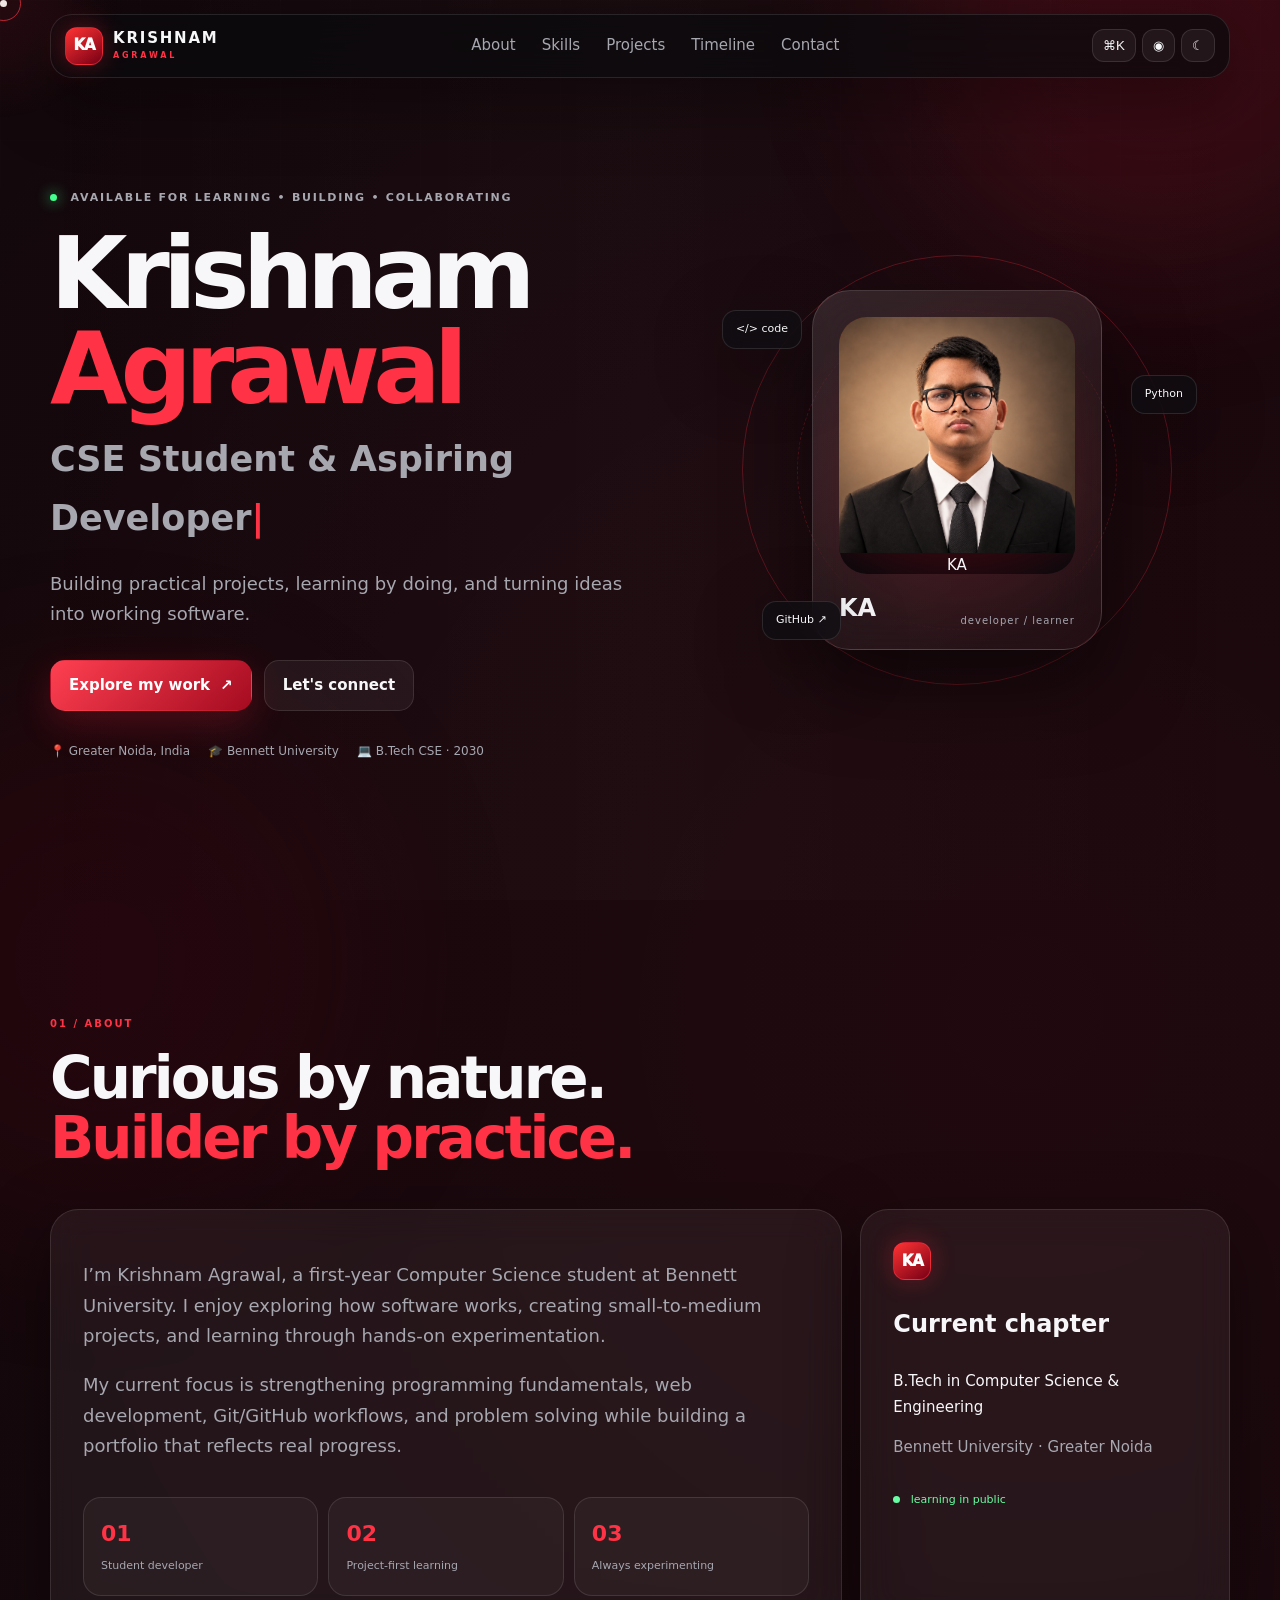
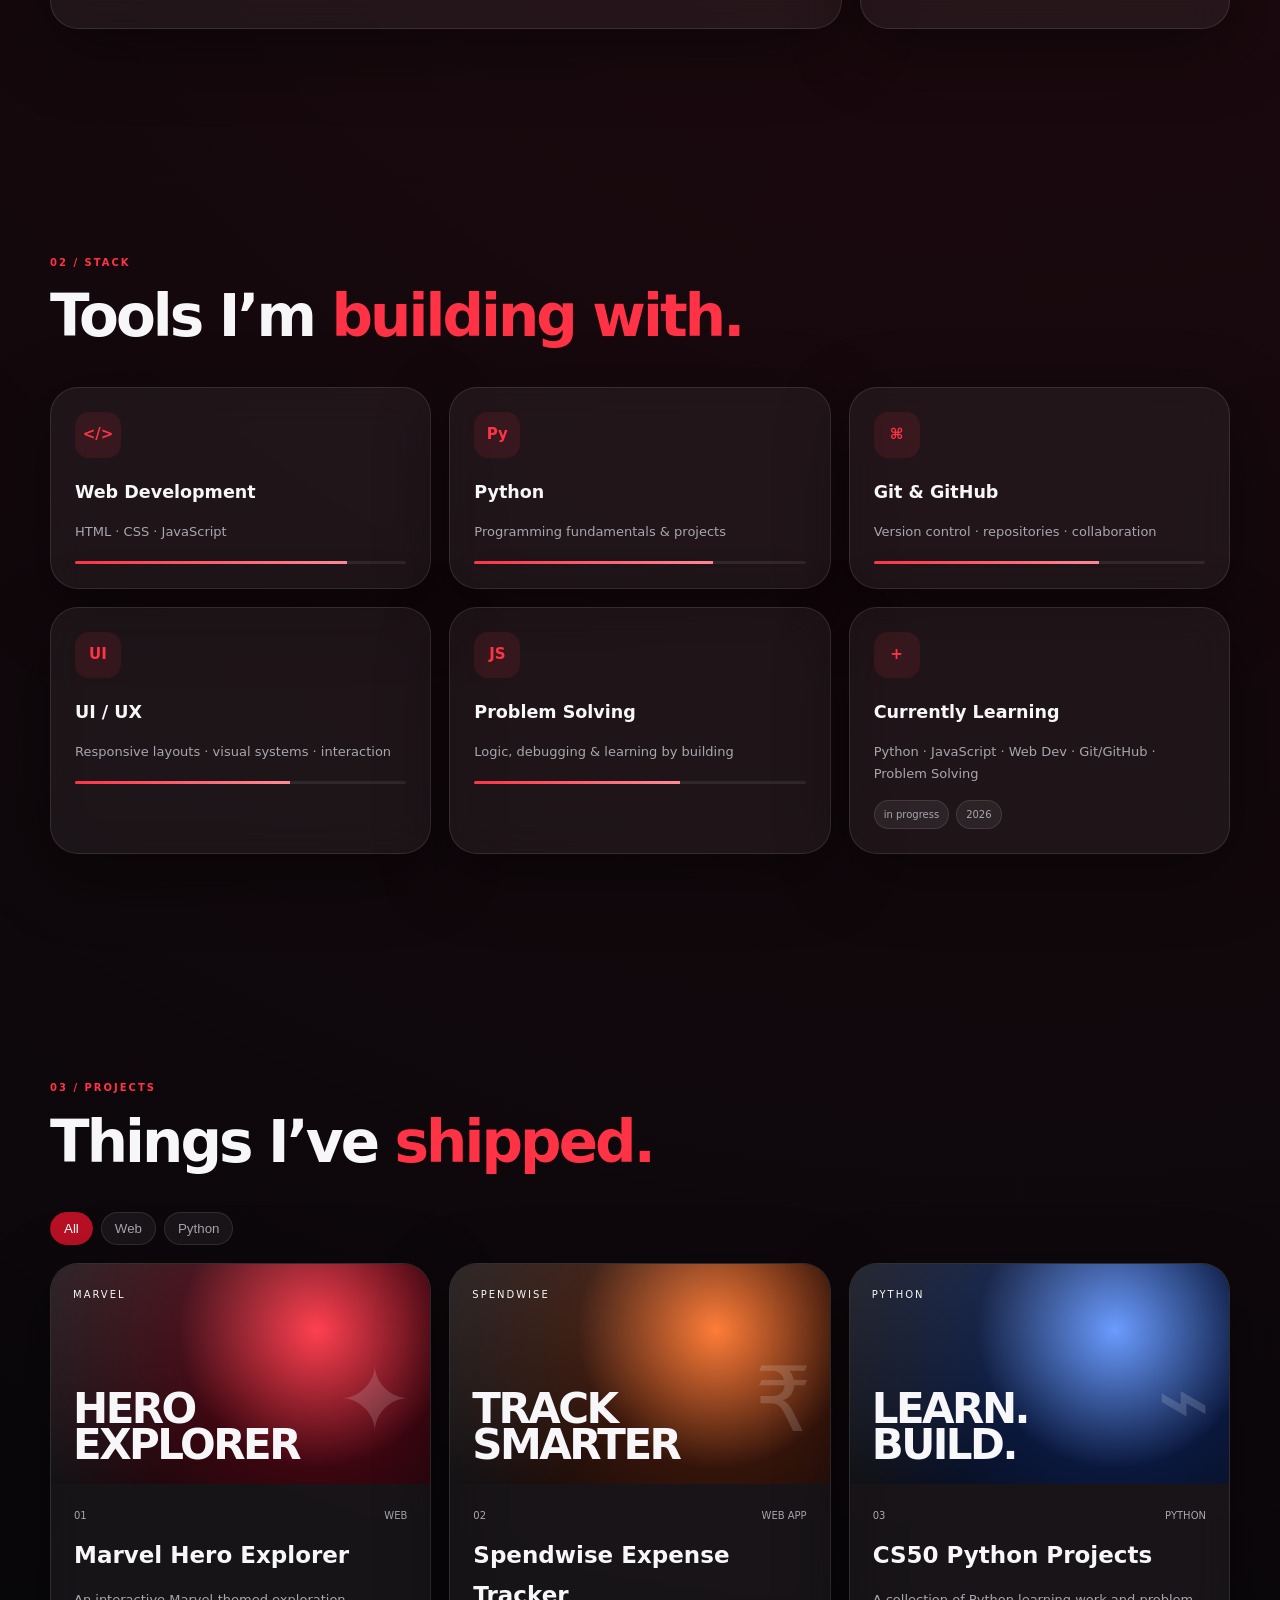
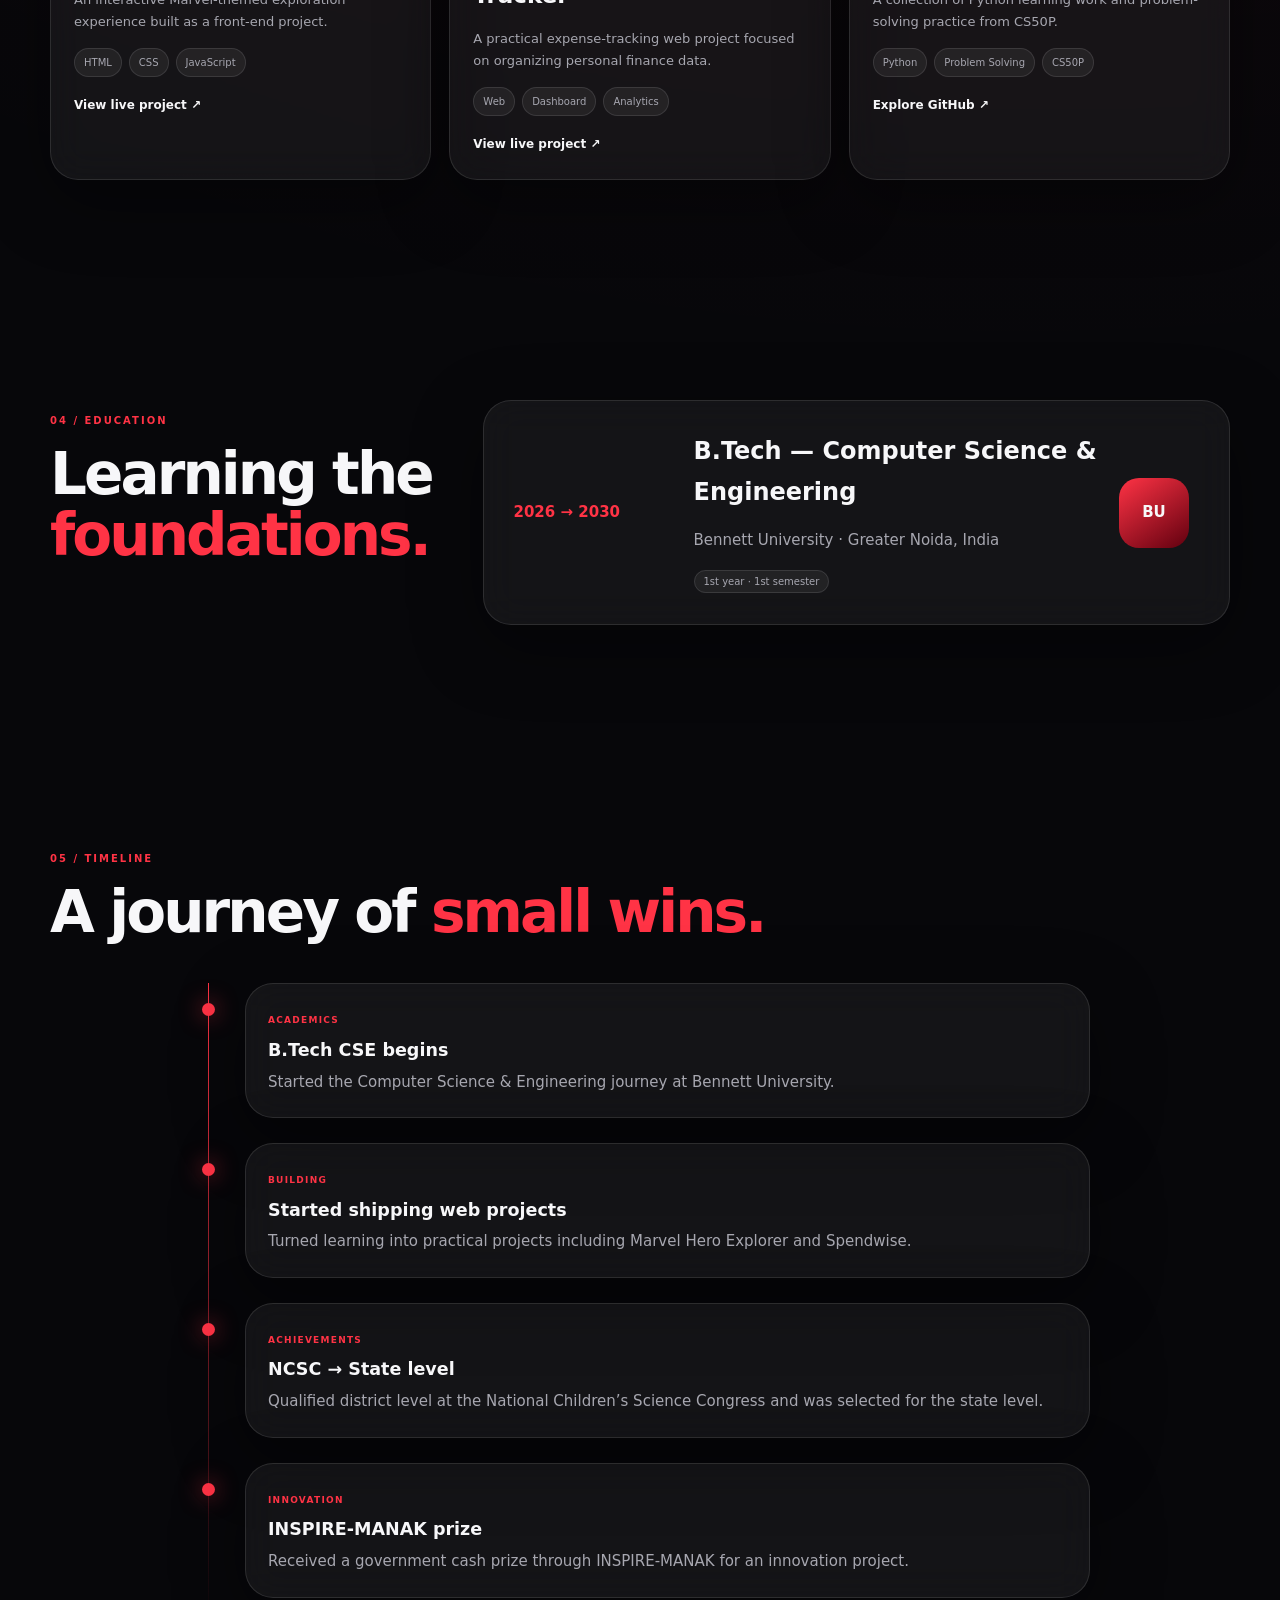
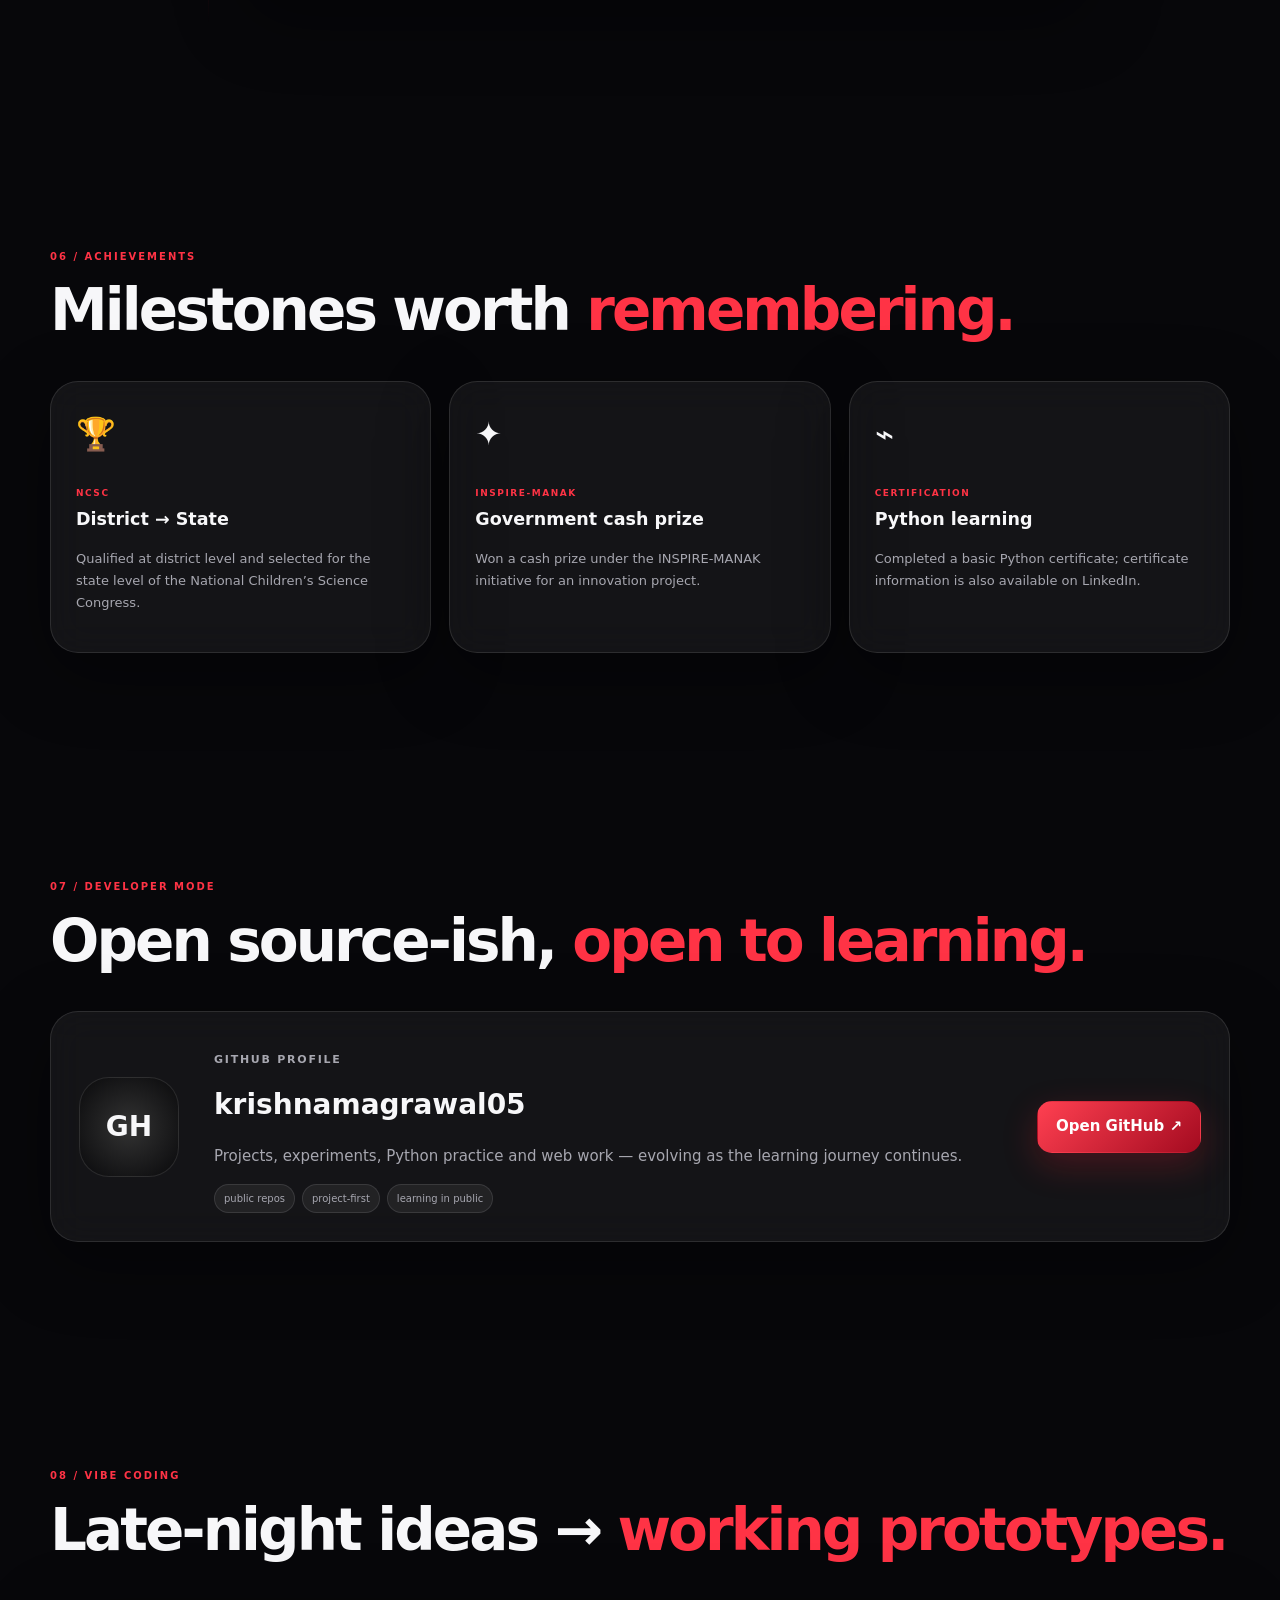
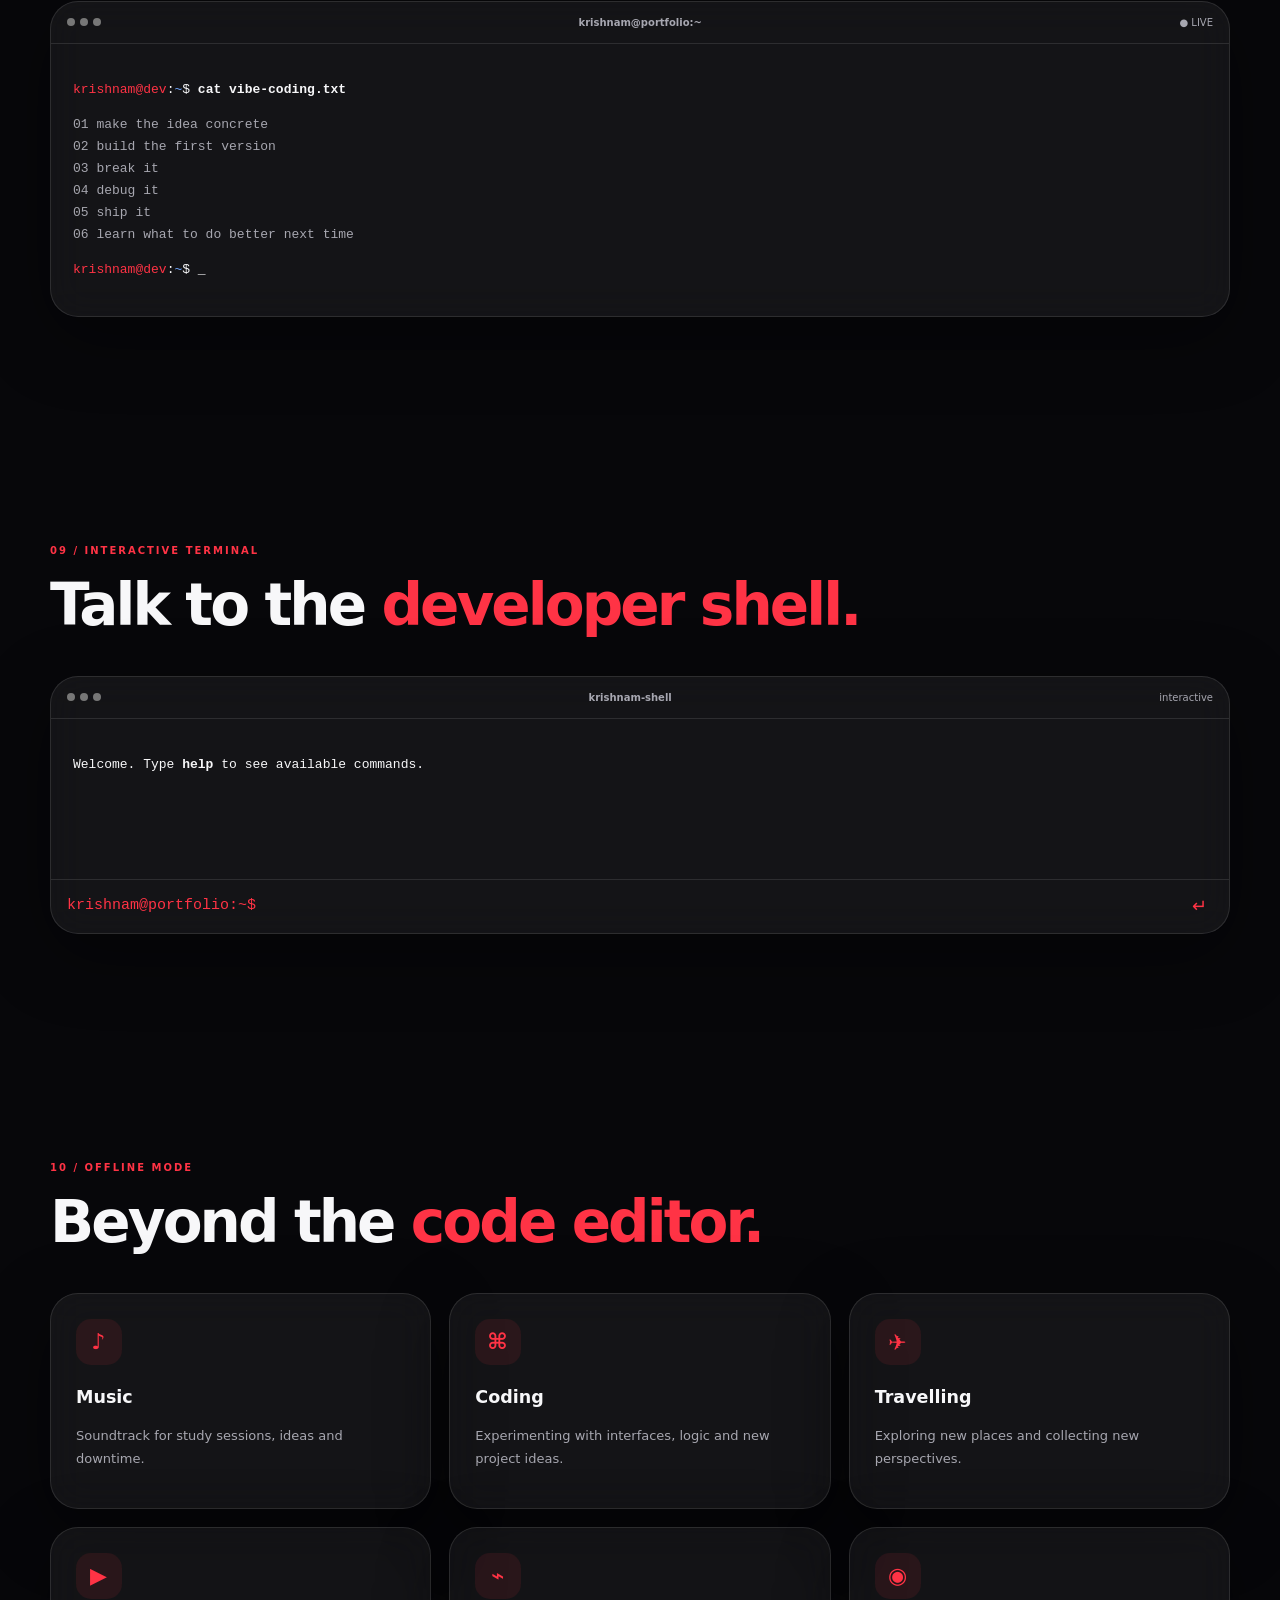
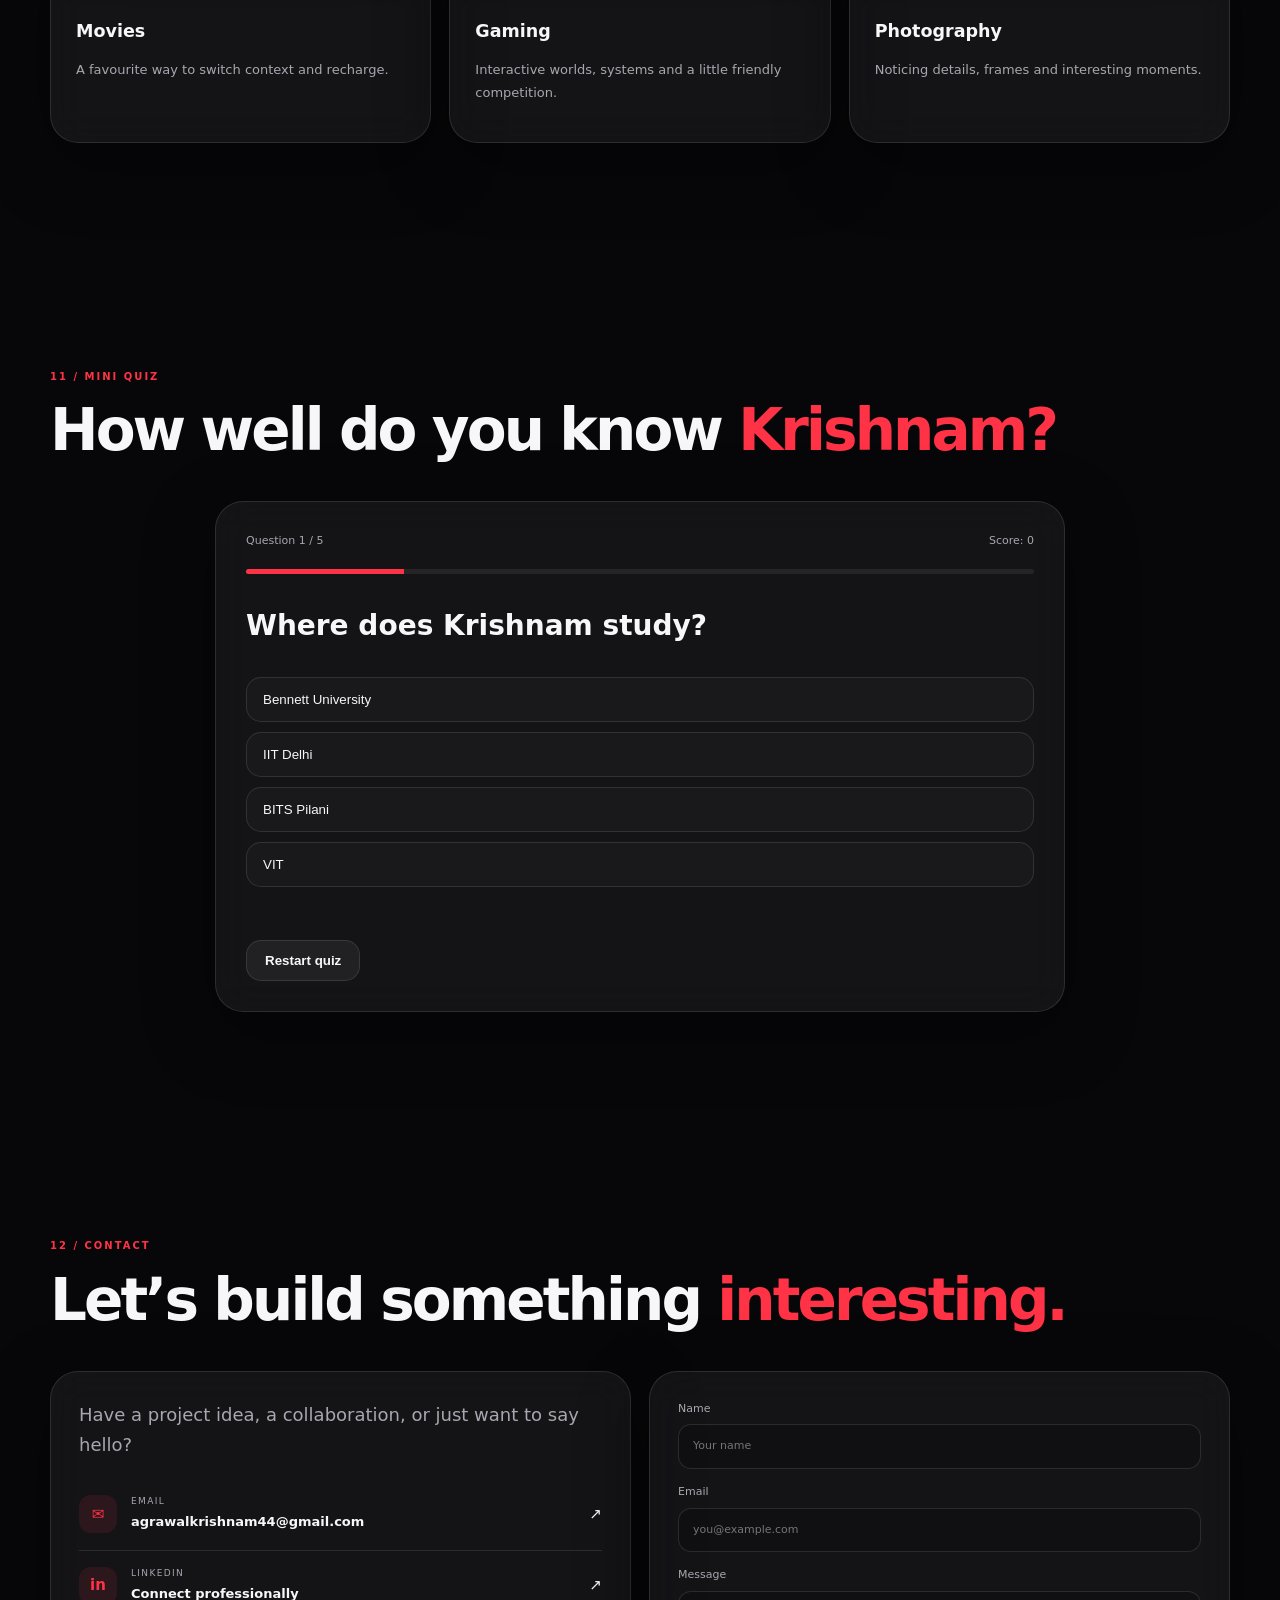
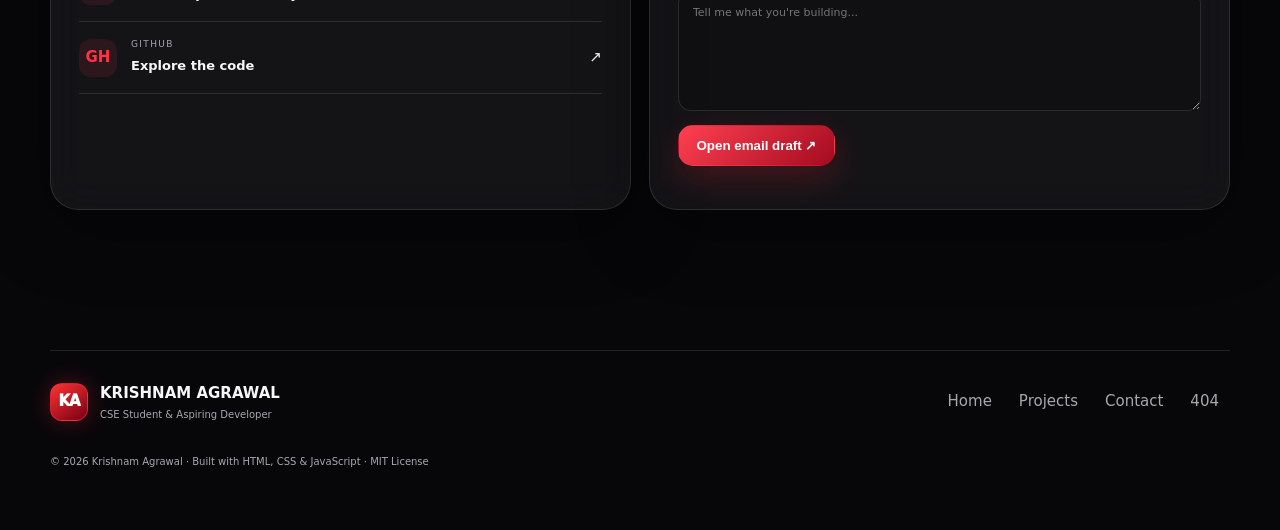
<file: index.html>
<!doctype html><html lang="en"><head><meta charset="utf-8"><meta name="viewport" content="width=device-width,initial-scale=1"><meta name="theme-color" content="#0a0a0d"><meta name="description" content="Krishnam Agrawal — CSE student and aspiring developer building practical projects and learning by doing."><meta property="og:title" content="Krishnam Agrawal — Developer Portfolio"><meta property="og:description" content="CSE Student & Aspiring Developer"><meta property="og:type" content="website"><meta property="og:image" content="assets/ka-emblem.png"><title>Krishnam Agrawal | CSE Student & Aspiring Developer</title><link rel="icon" href="assets/ka-emblem.png"></head>
<link rel="stylesheet" href="styles.css">
<body>
<div id="loader"><div class="loader-logo">KA</div><div class="loader-bar"><i></i></div><span>initializing portfolio…</span></div>
<div class="ambient a1"></div><div class="ambient a2"></div><div class="grid"></div><div id="cursorDot"></div><div id="cursorRing"></div><div id="spotlight"></div>
<header class="nav"><a class="brand" href="#home" aria-label="Krishnam home"><span class="ka">KA</span><span>KRISHNAM<br><small>AGRAWAL</small></span></a><nav id="navLinks"><a href="#about">About</a><a href="#skills">Skills</a><a href="#projects">Projects</a><a href="#timeline">Timeline</a><a href="#contact">Contact</a></nav><div class="nav-actions"><button id="cmdBtn" title="Command palette">⌘K</button><button id="soundBtn" title="Sound">◉</button><button id="themeBtn" title="Theme">☾</button><button class="menu" id="menuBtn" aria-label="Menu">☰</button></div></header>
<main id="home">
<section class="hero section"><div class="hero-copy reveal"><p class="eyebrow"><span class="pulse"></span> AVAILABLE FOR LEARNING • BUILDING • COLLABORATING</p><h1>Krishnam <span>Agrawal</span></h1><h2><span id="typed"></span><b class="caret">|</b></h2><p class="lead">Building practical projects, learning by doing, and turning ideas into working software.</p><div class="hero-actions"><a class="btn primary" href="#projects">Explore my work <span>↗</span></a><a class="btn ghost" href="#contact">Let's connect</a></div><div class="quick-meta"><span>📍 Greater Noida, India</span><span>🎓 Bennett University</span><span>💻 B.Tech CSE · 2030</span></div></div><div class="hero-visual reveal"><div class="orbit"><div class="orbit-ring r1"></div><div class="orbit-ring r2"></div><div class="profile-card tilt"><div class="profile-glow"></div><div class="profile-placeholder"><img src="assets/profile.png" alt="Krishnam Agrawal profile photo" onerror="this.style.display='none';this.parentElement.classList.add('fallback')"><span>KA</span></div><div class="profile-label"><b>KA</b><span>developer / learner</span></div></div><div class="float-chip c1">&lt;/&gt; code</div><div class="float-chip c2">Python</div><div class="float-chip c3">GitHub ↗</div></div></div></section>
<section id="about" class="section"><div class="section-head reveal"><span>01 / ABOUT</span><h2>Curious by nature.<br><em>Builder by practice.</em></h2></div><div class="about-grid"><article class="glass about-main reveal"><p>I’m Krishnam Agrawal, a first-year Computer Science student at Bennett University. I enjoy exploring how software works, creating small-to-medium projects, and learning through hands-on experimentation.</p><p>My current focus is strengthening programming fundamentals, web development, Git/GitHub workflows, and problem solving while building a portfolio that reflects real progress.</p><div class="facts"><div><strong>01</strong><span>Student developer</span></div><div><strong>02</strong><span>Project-first learning</span></div><div><strong>03</strong><span>Always experimenting</span></div></div></article><aside class="glass about-side reveal"><div class="mini-logo">KA</div><h3>Current chapter</h3><p>B.Tech in Computer Science & Engineering</p><p class="muted">Bennett University · Greater Noida</p><div class="status"><i></i> learning in public</div></aside></div></section>
<section id="skills" class="section"><div class="section-head reveal"><span>02 / STACK</span><h2>Tools I’m <em>building with.</em></h2></div><div class="skill-grid"><article class="glass skill reveal"><div class="icon">&lt;/&gt;</div><h3>Web Development</h3><p>HTML · CSS · JavaScript</p><div class="meter"><i style="--w:82%"></i></div></article><article class="glass skill reveal"><div class="icon">Py</div><h3>Python</h3><p>Programming fundamentals & projects</p><div class="meter"><i style="--w:72%"></i></div></article><article class="glass skill reveal"><div class="icon">⌘</div><h3>Git & GitHub</h3><p>Version control · repositories · collaboration</p><div class="meter"><i style="--w:68%"></i></div></article><article class="glass skill reveal"><div class="icon">UI</div><h3>UI / UX</h3><p>Responsive layouts · visual systems · interaction</p><div class="meter"><i style="--w:65%"></i></div></article><article class="glass skill reveal"><div class="icon">JS</div><h3>Problem Solving</h3><p>Logic, debugging & learning by building</p><div class="meter"><i style="--w:62%"></i></div></article><article class="glass skill reveal learning-card"><div class="icon">+</div><h3>Currently Learning</h3><p>Python · JavaScript · Web Dev · Git/GitHub · Problem Solving</p><div class="tags"><span>in progress</span><span>2026</span></div></article></div></section>
<section id="projects" class="section"><div class="section-head reveal"><span>03 / PROJECTS</span><h2>Things I’ve <em>shipped.</em></h2></div><div class="filters reveal"><button class="filter active" data-filter="all">All</button><button class="filter" data-filter="web">Web</button><button class="filter" data-filter="python">Python</button></div><div class="project-grid"><article class="project glass tilt reveal" data-cat="web"><div class="project-art marvel"><span>MARVEL</span><b>HERO<br>EXPLORER</b><i>✦</i></div><div class="project-body"><div class="project-top"><span>01</span><span>WEB</span></div><h3>Marvel Hero Explorer</h3><p>An interactive Marvel-themed exploration experience built as a front-end project.</p><div class="tags"><span>HTML</span><span>CSS</span><span>JavaScript</span></div><a class="project-link" href="https://krishnamagrawal05.github.io/marvel---website/" target="_blank" rel="noreferrer">View live project ↗</a></div></article><article class="project glass tilt reveal" data-cat="web"><div class="project-art spend"><span>SPENDWISE</span><b>TRACK<br>SMARTER</b><i>₹</i></div><div class="project-body"><div class="project-top"><span>02</span><span>WEB APP</span></div><h3>Spendwise Expense Tracker</h3><p>A practical expense-tracking web project focused on organizing personal finance data.</p><div class="tags"><span>Web</span><span>Dashboard</span><span>Analytics</span></div><a class="project-link" href="https://spendwise-expense-tracker-nbyx.onrender.com" target="_blank" rel="noreferrer">View live project ↗</a></div></article><article class="project glass tilt reveal" data-cat="python"><div class="project-art python"><span>PYTHON</span><b>LEARN.<br>BUILD.</b><i>⌁</i></div><div class="project-body"><div class="project-top"><span>03</span><span>PYTHON</span></div><h3>CS50 Python Projects</h3><p>A collection of Python learning work and problem-solving practice from CS50P.</p><div class="tags"><span>Python</span><span>Problem Solving</span><span>CS50P</span></div><a class="project-link" href="https://github.com/krishnamagrawal05" target="_blank" rel="noreferrer">Explore GitHub ↗</a></div></article></div></section>
<section id="education" class="section split"><div class="section-head reveal"><span>04 / EDUCATION</span><h2>Learning the<br><em>foundations.</em></h2></div><div class="glass education-card reveal"><div class="edu-year">2026 → 2030</div><div><h3>B.Tech — Computer Science & Engineering</h3><p>Bennett University · Greater Noida, India</p><span class="badge">1st year · 1st semester</span></div><div class="edu-mark">BU</div></div></section>
<section id="timeline" class="section"><div class="section-head reveal"><span>05 / TIMELINE</span><h2>A journey of <em>small wins.</em></h2></div><div class="timeline"><div class="line"></div><article class="time-item reveal"><span class="dot"></span><div class="glass"><small>ACADEMICS</small><h3>B.Tech CSE begins</h3><p>Started the Computer Science & Engineering journey at Bennett University.</p></div></article><article class="time-item reveal"><span class="dot"></span><div class="glass"><small>BUILDING</small><h3>Started shipping web projects</h3><p>Turned learning into practical projects including Marvel Hero Explorer and Spendwise.</p></div></article><article class="time-item reveal"><span class="dot"></span><div class="glass"><small>ACHIEVEMENTS</small><h3>NCSC → State level</h3><p>Qualified district level at the National Children’s Science Congress and was selected for the state level.</p></div></article><article class="time-item reveal"><span class="dot"></span><div class="glass"><small>INNOVATION</small><h3>INSPIRE-MANAK prize</h3><p>Received a government cash prize through INSPIRE-MANAK for an innovation project.</p></div></article></div></section>
<section id="achievements" class="section"><div class="section-head reveal"><span>06 / ACHIEVEMENTS</span><h2>Milestones worth <em>remembering.</em></h2></div><div class="achievement-grid"><article class="glass achievement reveal"><div class="trophy">🏆</div><span>NCSC</span><h3>District → State</h3><p>Qualified at district level and selected for the state level of the National Children’s Science Congress.</p></article><article class="glass achievement reveal"><div class="trophy">✦</div><span>INSPIRE-MANAK</span><h3>Government cash prize</h3><p>Won a cash prize under the INSPIRE-MANAK initiative for an innovation project.</p></article><article class="glass achievement reveal"><div class="trophy">⌁</div><span>CERTIFICATION</span><h3>Python learning</h3><p>Completed a basic Python certificate; certificate information is also available on LinkedIn.</p></article></div></section>
<section id="github" class="section"><div class="section-head reveal"><span>07 / DEVELOPER MODE</span><h2>Open source-ish, <em>open to learning.</em></h2></div><div class="github-card glass reveal"><div class="gh-orb">GH</div><div><p class="eyebrow">GITHUB PROFILE</p><h3>krishnamagrawal05</h3><p>Projects, experiments, Python practice and web work — evolving as the learning journey continues.</p><div class="tags"><span>public repos</span><span>project-first</span><span>learning in public</span></div></div><a class="btn primary" href="https://github.com/krishnamagrawal05" target="_blank" rel="noreferrer">Open GitHub ↗</a></div></section>
<section id="vibe" class="section"><div class="section-head reveal"><span>08 / VIBE CODING</span><h2>Late-night ideas → <em>working prototypes.</em></h2></div><div class="terminal glass reveal"><div class="term-head"><span><i></i><i></i><i></i></span><b>krishnam@portfolio:~</b><span>● LIVE</span></div><div class="term-body"><p><span class="red">krishnam@dev</span>:<span class="blue">~</span>$ <b>cat vibe-coding.txt</b></p><p class="muted">01  make the idea concrete<br>02  build the first version<br>03  break it<br>04  debug it<br>05  ship it<br>06  learn what to do better next time</p><p><span class="red">krishnam@dev</span>:<span class="blue">~</span>$ <span class="blink">_</span></p></div></div></section>
<section id="terminal" class="section"><div class="section-head reveal"><span>09 / INTERACTIVE TERMINAL</span><h2>Talk to the <em>developer shell.</em></h2></div><div class="terminal glass reveal"><div class="term-head"><span><i></i><i></i><i></i></span><b>krishnam-shell</b><span>interactive</span></div><div id="termOut" class="term-body"><p>Welcome. Type <b>help</b> to see available commands.</p></div><form id="termForm" class="term-input"><span>krishnam@portfolio:~$</span><input id="termInput" autocomplete="off" aria-label="Terminal command"><button>↵</button></form></div></section>
<section id="hobbies" class="section"><div class="section-head reveal"><span>10 / OFFLINE MODE</span><h2>Beyond the <em>code editor.</em></h2></div><div class="hobby-grid"><article class="glass hobby reveal"><b>♪</b><h3>Music</h3><p>Soundtrack for study sessions, ideas and downtime.</p></article><article class="glass hobby reveal"><b>⌘</b><h3>Coding</h3><p>Experimenting with interfaces, logic and new project ideas.</p></article><article class="glass hobby reveal"><b>✈</b><h3>Travelling</h3><p>Exploring new places and collecting new perspectives.</p></article><article class="glass hobby reveal"><b>▶</b><h3>Movies</h3><p>A favourite way to switch context and recharge.</p></article><article class="glass hobby reveal"><b>⌁</b><h3>Gaming</h3><p>Interactive worlds, systems and a little friendly competition.</p></article><article class="glass hobby reveal"><b>◉</b><h3>Photography</h3><p>Noticing details, frames and interesting moments.</p></article></div></section>
<section id="quiz" class="section"><div class="section-head reveal"><span>11 / MINI QUIZ</span><h2>How well do you know <em>Krishnam?</em></h2></div><div class="quiz glass reveal"><div class="quiz-top"><span id="qCount">Question 1 / 5</span><span id="qScore">Score: 0</span></div><div class="quiz-progress"><i id="qBar"></i></div><h3 id="qText"></h3><div id="qOptions" class="options"></div><div id="qResult"></div><button id="restartQuiz" class="btn ghost" hidden>Restart quiz</button></div></section>
<section id="contact" class="section"><div class="section-head reveal"><span>12 / CONTACT</span><h2>Let’s build something <em>interesting.</em></h2></div><div class="contact-grid"><div class="glass contact-copy reveal"><p class="lead">Have a project idea, a collaboration, or just want to say hello?</p><a href="mailto:agrawalkrishnam44@gmail.com" class="contact-line"><span>✉</span><div><small>EMAIL</small><b>agrawalkrishnam44@gmail.com</b></div>↗</a><a href="https://www.linkedin.com/in/krishnam-agrawal-884abb428" target="_blank" rel="noreferrer" class="contact-line"><span>in</span><div><small>LINKEDIN</small><b>Connect professionally</b></div>↗</a><a href="https://github.com/krishnamagrawal05" target="_blank" rel="noreferrer" class="contact-line"><span>GH</span><div><small>GITHUB</small><b>Explore the code</b></div>↗</a></div><form class="glass contact-form reveal" id="contactForm"><label>Name<input required name="name" placeholder="Your name"></label><label>Email<input required type="email" name="email" placeholder="you@example.com"></label><label>Message<textarea required name="message" rows="5" placeholder="Tell me what you're building..."></textarea></label><button class="btn primary" type="submit">Open email draft ↗</button><p id="formStatus" class="muted"></p></form></div></section>
</main>
<footer><div class="footer-brand"><div class="mini-logo">KA</div><div><b>KRISHNAM AGRAWAL</b><span>CSE Student & Aspiring Developer</span></div></div><div class="footer-links"><a href="#home">Home</a><a href="#projects">Projects</a><a href="#contact">Contact</a><a href="404.html">404</a></div><p>© 2026 Krishnam Agrawal · Built with HTML, CSS & JavaScript · MIT License</p></footer>
<div id="palette" class="overlay"><div class="palette glass"><input id="palInput" placeholder="Search sections, actions…" autofocus><div id="palList"></div><small>Esc to close · ↑↓ navigate · Enter select</small></div></div>
<script src="app.js"></script></body></html>
</file>
<file: styles.css>
:root{--bg:#07070a;--bg2:#0d0d12;--text:#f7f7f9;--muted:#a7a7b0;--red:#ff3345;--red2:#a80e22;--glass:rgba(255,255,255,.055);--border:rgba(255,255,255,.11);--shadow:0 20px 70px rgba(0,0,0,.4);--radius:28px;--ease:cubic-bezier(.2,.8,.2,1)}
body.light{--bg:#f4f4f6;--bg2:#fff;--text:#17171b;--muted:#5d5d68;--glass:rgba(255,255,255,.62);--border:rgba(0,0,0,.1);--shadow:0 20px 70px rgba(40,20,30,.12)}*{box-sizing:border-box}html{scroll-behavior:smooth}body{margin:0;background:radial-gradient(circle at 80% 10%,rgba(255,30,55,.1),transparent 28%),var(--bg);color:var(--text);font:500 15px/1.7 Inter,ui-sans-serif,system-ui,-apple-system,BlinkMacSystemFont,"Segoe UI",sans-serif;overflow-x:hidden}body:before{content:"";position:fixed;inset:0;pointer-events:none;background:linear-gradient(90deg,transparent 0,rgba(255,255,255,.018) 50%,transparent 100%);z-index:-2}.grid{position:fixed;inset:0;z-index:-3;opacity:.3;background-image:linear-gradient(rgba(255,255,255,.035) 1px,transparent 1px),linear-gradient(90deg,rgba(255,255,255,.035) 1px,transparent 1px);background-size:70px 70px;mask-image:linear-gradient(to bottom,black,transparent 75%)}.ambient{position:fixed;width:520px;height:520px;border-radius:50%;filter:blur(90px);opacity:.15;z-index:-1;pointer-events:none}.a1{background:#ff1f3d;top:-260px;right:-140px}.a2{background:#6b0014;bottom:-320px;left:-160px}.nav{position:fixed;top:14px;left:50%;transform:translateX(-50%);width:min(1180px,calc(100% - 28px));z-index:50;display:flex;align-items:center;justify-content:space-between;padding:10px 14px;border:1px solid var(--border);background:rgba(10,10,13,.72);backdrop-filter:blur(22px);border-radius:22px;box-shadow:var(--shadow)}body.light .nav{background:rgba(255,255,255,.75)}.brand{display:flex;align-items:center;gap:10px;color:var(--text);text-decoration:none;font-weight:900;letter-spacing:.12em;line-height:1}.brand small{font-size:8px;color:var(--red);letter-spacing:.35em}.ka,.mini-logo{display:grid;place-items:center;width:38px;height:38px;border:1px solid rgba(255,51,69,.55);border-radius:12px;color:#fff;background:linear-gradient(145deg,#f33,#760015);box-shadow:0 0 25px rgba(255,40,60,.3);font-weight:950;letter-spacing:-.08em}.nav nav{display:flex;gap:4px}.nav nav a,.footer-links a{color:var(--muted);text-decoration:none;padding:8px 11px;border-radius:12px;transition:.25s}.nav nav a:hover,.footer-links a:hover{color:var(--text);background:var(--glass)}.nav-actions{display:flex;gap:6px}.nav button{border:1px solid var(--border);background:var(--glass);color:var(--text);border-radius:12px;padding:8px 10px;cursor:pointer}.menu{display:none}.section{width:min(1180px,calc(100% - 36px));margin:0 auto;padding:110px 0}.hero{min-height:100vh;display:grid;grid-template-columns:1.05fr .95fr;align-items:center;gap:30px;padding-top:150px}.eyebrow{color:var(--muted);font-size:11px;letter-spacing:.16em;font-weight:800}.pulse{display:inline-block;width:7px;height:7px;border-radius:50%;background:#45ff91;box-shadow:0 0 14px #45ff91;margin-right:8px}.hero h1{font-size:clamp(52px,8vw,100px);line-height:.95;letter-spacing:-.07em;margin:18px 0 14px}.hero h1 span,.section-head em{font-style:normal;color:var(--red)}.hero h2{font-size:clamp(22px,3vw,35px);margin:0 0 20px;color:var(--muted);font-weight:650}.caret{color:var(--red)}.lead{font-size:18px;color:var(--muted);max-width:640px}.hero-actions{display:flex;gap:12px;flex-wrap:wrap;margin:30px 0}.btn{display:inline-flex;align-items:center;justify-content:center;gap:10px;text-decoration:none;color:var(--text);border:1px solid var(--border);padding:12px 18px;border-radius:15px;font-weight:800;cursor:pointer;background:var(--glass);transition:transform .25s,box-shadow .25s,border .25s}.btn:hover{transform:translateY(-3px);box-shadow:0 15px 35px rgba(0,0,0,.22);border-color:rgba(255,51,69,.55)}.btn.primary{background:linear-gradient(135deg,#ff4051,#a40b20);border-color:transparent;color:white;box-shadow:0 12px 35px rgba(255,31,55,.22)}.quick-meta{display:flex;gap:18px;flex-wrap:wrap;color:var(--muted);font-size:12px}.hero-visual{min-height:540px;display:grid;place-items:center}.orbit{position:relative;width:min(500px,85vw);height:min(500px,85vw);display:grid;place-items:center}.orbit-ring{position:absolute;border:1px solid rgba(255,51,69,.28);border-radius:50%;animation:spin 18s linear infinite}.r1{inset:7%}.r2{inset:18%;border-style:dashed;animation-direction:reverse;animation-duration:25s}.profile-card{position:relative;width:290px;height:360px;border-radius:38px;border:1px solid rgba(255,255,255,.15);background:linear-gradient(145deg,rgba(255,255,255,.11),rgba(255,255,255,.025));backdrop-filter:blur(24px);box-shadow:0 35px 80px rgba(0,0,0,.5);overflow:hidden;transform-style:preserve-3d}.profile-glow{position:absolute;inset:-30%;background:radial-gradient(circle,#ff3345 0,transparent 48%);opacity:.2}.profile-placeholder{position:absolute;inset:26px 26px 75px;border-radius:28px;display:grid;place-items:center;background:radial-gradient(circle at 50% 25%,#ff3d52,#4b0711 55%,#09090c);overflow:hidden}.profile-placeholder img{width:100%;height:100%;object-fit:cover}.profile-placeholder.fallback span{font-size:80px;font-weight:950;color:#fff;text-shadow:0 0 40px #ff3345}.profile-label{position:absolute;bottom:20px;left:26px;right:26px;display:flex;align-items:end;justify-content:space-between}.profile-label b{font-size:24px}.profile-label span{font-size:10px;color:var(--muted);letter-spacing:.1em}.float-chip{position:absolute;padding:9px 13px;border:1px solid var(--border);background:rgba(15,15,19,.72);backdrop-filter:blur(12px);border-radius:14px;font-size:11px;box-shadow:var(--shadow);animation:float 4s ease-in-out infinite}.c1{top:18%;left:3%}.c2{right:2%;top:31%;animation-delay:-1.3s}.c3{bottom:16%;left:11%;animation-delay:-2.4s}.section-head{margin-bottom:40px}.section-head>span{font-size:10px;color:var(--red);letter-spacing:.2em;font-weight:900}.section-head h2{font-size:clamp(34px,5vw,58px);line-height:1.05;letter-spacing:-.05em;margin:12px 0}.glass{border:1px solid var(--border);background:var(--glass);backdrop-filter:blur(18px);box-shadow:var(--shadow);border-radius:var(--radius)}.about-grid{display:grid;grid-template-columns:1.5fr .7fr;gap:18px}.about-main,.about-side{padding:32px}.about-main p{font-size:18px;color:var(--muted);max-width:760px}.facts{display:grid;grid-template-columns:repeat(3,1fr);gap:10px;margin-top:35px}.facts div{padding:17px;border-radius:18px;background:rgba(255,255,255,.035);border:1px solid var(--border)}.facts strong{display:block;color:var(--red);font-size:22px}.facts span{font-size:11px;color:var(--muted)}.about-side h3{font-size:24px}.about-side .muted{color:var(--muted)}.status{margin-top:30px;font-size:11px;color:#68ffa4}.status i{display:inline-block;width:7px;height:7px;border-radius:50%;background:#68ffa4;margin-right:7px}.skill-grid,.project-grid,.achievement-grid,.hobby-grid{display:grid;grid-template-columns:repeat(3,1fr);gap:18px}.skill{padding:24px;transition:transform .3s,border .3s}.skill:hover,.achievement:hover,.hobby:hover{transform:translateY(-7px);border-color:rgba(255,51,69,.4)}.icon{width:46px;height:46px;display:grid;place-items:center;border-radius:14px;background:rgba(255,51,69,.1);color:var(--red);font-weight:900;margin-bottom:20px}.skill h3,.achievement h3,.hobby h3{margin:0 0 5px}.skill p,.achievement p,.hobby p{color:var(--muted);font-size:13px}.meter{height:3px;background:rgba(255,255,255,.08);margin-top:18px;border-radius:9px;overflow:hidden}.meter i{display:block;width:var(--w);height:100%;background:linear-gradient(90deg,#ff3345,#ff8a96);animation:grow 1.2s var(--ease) both}.tags{display:flex;flex-wrap:wrap;gap:7px;margin-top:15px}.tags span,.badge{font-size:10px;padding:5px 9px;border-radius:999px;background:rgba(255,255,255,.06);border:1px solid var(--border);color:var(--muted)}.filters{display:flex;gap:8px;margin-bottom:18px}.filter{border:1px solid var(--border);background:var(--glass);color:var(--muted);border-radius:999px;padding:8px 13px;cursor:pointer}.filter.active{color:#fff;background:#b81025;border-color:#b81025}.project{overflow:hidden;transition:transform .35s,border .35s}.project-art{height:220px;position:relative;padding:22px;display:flex;flex-direction:column;justify-content:space-between;overflow:hidden}.project-art:before{content:"";position:absolute;inset:0;background:linear-gradient(135deg,rgba(255,255,255,.12),transparent 55%)}.project-art span{font-size:10px;letter-spacing:.2em;z-index:1}.project-art b{font-size:42px;line-height:.85;letter-spacing:-.06em;z-index:1}.project-art i{position:absolute;right:18px;bottom:8px;font-size:90px;font-style:normal;opacity:.16}.marvel{background:radial-gradient(circle at 70% 30%,#ff4050,#3b0610 45%,#08080b)}.spend{background:radial-gradient(circle at 70% 30%,#ff7d39,#34140a 45%,#08080b)}.python{background:radial-gradient(circle at 70% 30%,#6b9cff,#0a183d 45%,#08080b)}.project-body{padding:23px}.project-top{display:flex;justify-content:space-between;color:var(--muted);font-size:10px}.project h3{font-size:23px;margin:12px 0 5px}.project p{color:var(--muted);font-size:13px}.project-link{display:inline-block;margin-top:18px;color:var(--text);text-decoration:none;font-weight:800;font-size:12px}.project-link:hover{color:var(--red)}.split{display:grid;grid-template-columns:.7fr 1.3fr;align-items:center;gap:30px}.education-card{padding:30px;display:grid;grid-template-columns:160px 1fr 80px;align-items:center;gap:20px}.edu-year{color:var(--red);font-weight:900}.education-card h3{font-size:24px;margin:0}.education-card p{color:var(--muted)}.edu-mark{width:70px;height:70px;border-radius:20px;display:grid;place-items:center;background:linear-gradient(145deg,#ff3345,#61000f);font-weight:900}.timeline{position:relative;max-width:900px;margin:auto}.line{position:absolute;left:18px;top:0;bottom:0;width:1px;background:linear-gradient(#ff3345,transparent)}.time-item{position:relative;padding:0 0 25px 55px}.dot{position:absolute;left:12px;top:20px;width:13px;height:13px;border-radius:50%;background:var(--red);box-shadow:0 0 22px rgba(255,51,69,.7)}.time-item .glass{padding:22px}.time-item small{color:var(--red);letter-spacing:.14em;font-size:9px;font-weight:900}.time-item h3{margin:4px 0}.time-item p{margin:0;color:var(--muted)}.achievement,.hobby{padding:25px}.trophy{font-size:32px;margin-bottom:18px}.achievement>span{font-size:9px;color:var(--red);letter-spacing:.17em;font-weight:900}.github-card{display:grid;grid-template-columns:110px 1fr auto;gap:25px;align-items:center;padding:28px}.gh-orb{width:100px;height:100px;border-radius:30px;display:grid;place-items:center;background:radial-gradient(circle,#333,#09090b);border:1px solid var(--border);font-weight:900;font-size:28px}.github-card h3{font-size:28px;margin:0}.github-card p{color:var(--muted)}.terminal{overflow:hidden}.term-head{display:flex;align-items:center;justify-content:space-between;padding:12px 16px;border-bottom:1px solid var(--border);font-size:10px;color:var(--muted)}.term-head>span:first-child{display:flex;gap:5px}.term-head i{width:8px;height:8px;border-radius:50%;background:#777}.term-body{padding:22px;font-family:"SFMono-Regular",Consolas,monospace;font-size:13px;min-height:160px}.red{color:var(--red)}.blue{color:#70a7ff}.muted{color:var(--muted)}.blink{animation:blink 1s infinite}.term-input{display:flex;border-top:1px solid var(--border);padding:13px 16px;gap:8px;font-family:monospace}.term-input span{color:var(--red);white-space:nowrap}.term-input input{flex:1;border:0;outline:0;background:transparent;color:var(--text);font:inherit}.term-input button{border:0;background:transparent;color:var(--red);font-size:18px}.hobby b{display:grid;place-items:center;width:46px;height:46px;border-radius:15px;background:rgba(255,51,69,.09);color:var(--red);font-size:22px;margin-bottom:18px}.quiz{max-width:850px;margin:auto;padding:30px}.quiz-top{display:flex;justify-content:space-between;color:var(--muted);font-size:11px}.quiz-progress{height:5px;background:rgba(255,255,255,.07);border-radius:8px;margin:18px 0 28px;overflow:hidden}.quiz-progress i{display:block;height:100%;width:20%;background:var(--red);transition:.4s}.quiz h3{font-size:28px}.options{display:grid;gap:10px}.option{padding:14px 16px;border:1px solid var(--border);background:rgba(255,255,255,.025);color:var(--text);border-radius:15px;text-align:left;cursor:pointer;transition:.2s}.option:hover{border-color:rgba(255,51,69,.6);transform:translateX(4px)}.option.correct{border-color:#45ff91;background:rgba(69,255,145,.08)}.option.wrong{border-color:#ff4051;background:rgba(255,64,81,.08)}#qResult{min-height:25px;margin:14px 0;color:var(--muted)}.contact-grid{display:grid;grid-template-columns:1fr 1fr;gap:18px}.contact-copy,.contact-form{padding:28px}.contact-copy .lead{margin-top:0}.contact-line{display:flex;align-items:center;gap:14px;padding:15px 0;border-bottom:1px solid var(--border);color:var(--text);text-decoration:none}.contact-line>span{display:grid;place-items:center;width:38px;height:38px;border-radius:12px;background:rgba(255,51,69,.1);color:var(--red);font-weight:900}.contact-line div{flex:1}.contact-line small{display:block;font-size:9px;color:var(--muted);letter-spacing:.15em}.contact-line b{font-size:13px}.contact-form label{display:block;color:var(--muted);font-size:11px;margin-bottom:14px}.contact-form input,.contact-form textarea{display:block;width:100%;margin-top:6px;padding:12px 14px;border:1px solid var(--border);background:rgba(0,0,0,.15);color:var(--text);border-radius:13px;outline:0;font:inherit;resize:vertical}.contact-form input:focus,.contact-form textarea:focus{border-color:rgba(255,51,69,.65);box-shadow:0 0 0 3px rgba(255,51,69,.08)}footer{width:min(1180px,calc(100% - 36px));margin:30px auto 20px;padding:30px 0;border-top:1px solid var(--border);display:flex;flex-wrap:wrap;align-items:center;justify-content:space-between;gap:20px}footer p{width:100%;font-size:10px;color:var(--muted)}.footer-brand{display:flex;gap:12px;align-items:center}.footer-brand span{display:block;color:var(--muted);font-size:10px}.footer-links{display:flex;gap:5px}.overlay{position:fixed;inset:0;background:rgba(0,0,0,.55);backdrop-filter:blur(8px);z-index:100;display:none;place-items:start center;padding-top:16vh}.overlay.open{display:grid}.palette{width:min(650px,calc(100% - 30px));padding:12px}.palette input{width:100%;border:0;outline:0;background:transparent;color:var(--text);font-size:18px;padding:14px}.pal-item{display:flex;justify-content:space-between;padding:12px 14px;border-radius:12px;color:var(--muted);cursor:pointer}.pal-item:hover,.pal-item.active{background:rgba(255,51,69,.12);color:var(--text)}.palette small{display:block;padding:12px;color:var(--muted);font-size:10px}.error-page{min-height:100vh;display:grid;place-items:center;padding:20px}.error-card{width:min(800px,100%);padding:50px;text-align:center}.big404{font-size:clamp(120px,25vw,260px);line-height:.8;font-weight:950;letter-spacing:-.1em;color:transparent;-webkit-text-stroke:1px var(--red);text-shadow:0 0 50px rgba(255,51,69,.3)}.error-card h1{font-size:clamp(30px,5vw,54px);margin:25px 0 8px}.error-card p{color:var(--muted)}#loader{position:fixed;inset:0;background:#050507;z-index:999;display:grid;place-items:center;align-content:center;gap:18px;transition:opacity .6s}.loader-logo{font-size:70px;font-weight:950;letter-spacing:-.1em;color:#fff;text-shadow:0 0 30px #ff3345;animation:pop .8s var(--ease)}.loader-bar{width:170px;height:2px;background:#222;overflow:hidden}.loader-bar i{display:block;height:100%;width:100%;background:var(--red);transform:translateX(-100%);animation:load 1.2s var(--ease) forwards}.loader-bar+span{font-size:9px;letter-spacing:.15em;color:#777}.reveal{opacity:0;transform:translateY(24px);transition:opacity .8s var(--ease),transform .8s var(--ease)}.reveal.show{opacity:1;transform:none}#cursorDot,#cursorRing,#spotlight{position:fixed;pointer-events:none;z-index:200}.cursor-off #cursorDot,.cursor-off #cursorRing{display:none}#cursorDot{width:7px;height:7px;background:#fff;border-radius:50%;mix-blend-mode:difference}#cursorRing{width:35px;height:35px;border:1px solid rgba(255,51,69,.7);border-radius:50%;margin:-14px 0 0 -14px;transition:transform .12s ease,width .2s,height .2s}#spotlight{width:260px;height:260px;margin:-130px 0 0 -130px;border-radius:50%;background:radial-gradient(circle,rgba(255,51,69,.09),transparent 65%)}@keyframes spin{to{transform:rotate(360deg)}}@keyframes float{50%{transform:translateY(-12px)}}@keyframes grow{from{width:0}}@keyframes blink{50%{opacity:0}}@keyframes load{to{transform:none}}@keyframes pop{from{transform:scale(.7);opacity:0}to{transform:none;opacity:1}}@media(max-width:900px){.nav nav{display:none}.menu{display:block}.hero,.split,.about-grid,.contact-grid{grid-template-columns:1fr}.hero{padding-top:130px}.hero-visual{min-height:430px}.skill-grid,.project-grid,.achievement-grid,.hobby-grid{grid-template-columns:repeat(2,1fr)}.education-card{grid-template-columns:1fr 70px}.edu-year{grid-column:1/-1}.github-card{grid-template-columns:80px 1fr}.github-card .btn{grid-column:1/-1}.github-card .gh-orb{width:70px;height:70px}}@media(max-width:620px){body{font-size:14px}.section{padding:80px 0}.hero h1{font-size:54px}.skill-grid,.project-grid,.achievement-grid,.hobby-grid,.facts{grid-template-columns:1fr}.profile-card{width:245px;height:310px}.float-chip{display:none}.nav{width:calc(100% - 18px)}.nav-actions #cmdBtn{display:none}.education-card{grid-template-columns:1fr}.edu-mark{display:none}.contact-line b{font-size:11px}.error-card{padding:30px 20px}#cursorDot,#cursorRing,#spotlight{display:none}}@media(prefers-reduced-motion:reduce){*,*:before,*:after{scroll-behavior:auto!important;animation-duration:.01ms!important;transition-duration:.01ms!important}.reveal{opacity:1;transform:none}}
</file>
